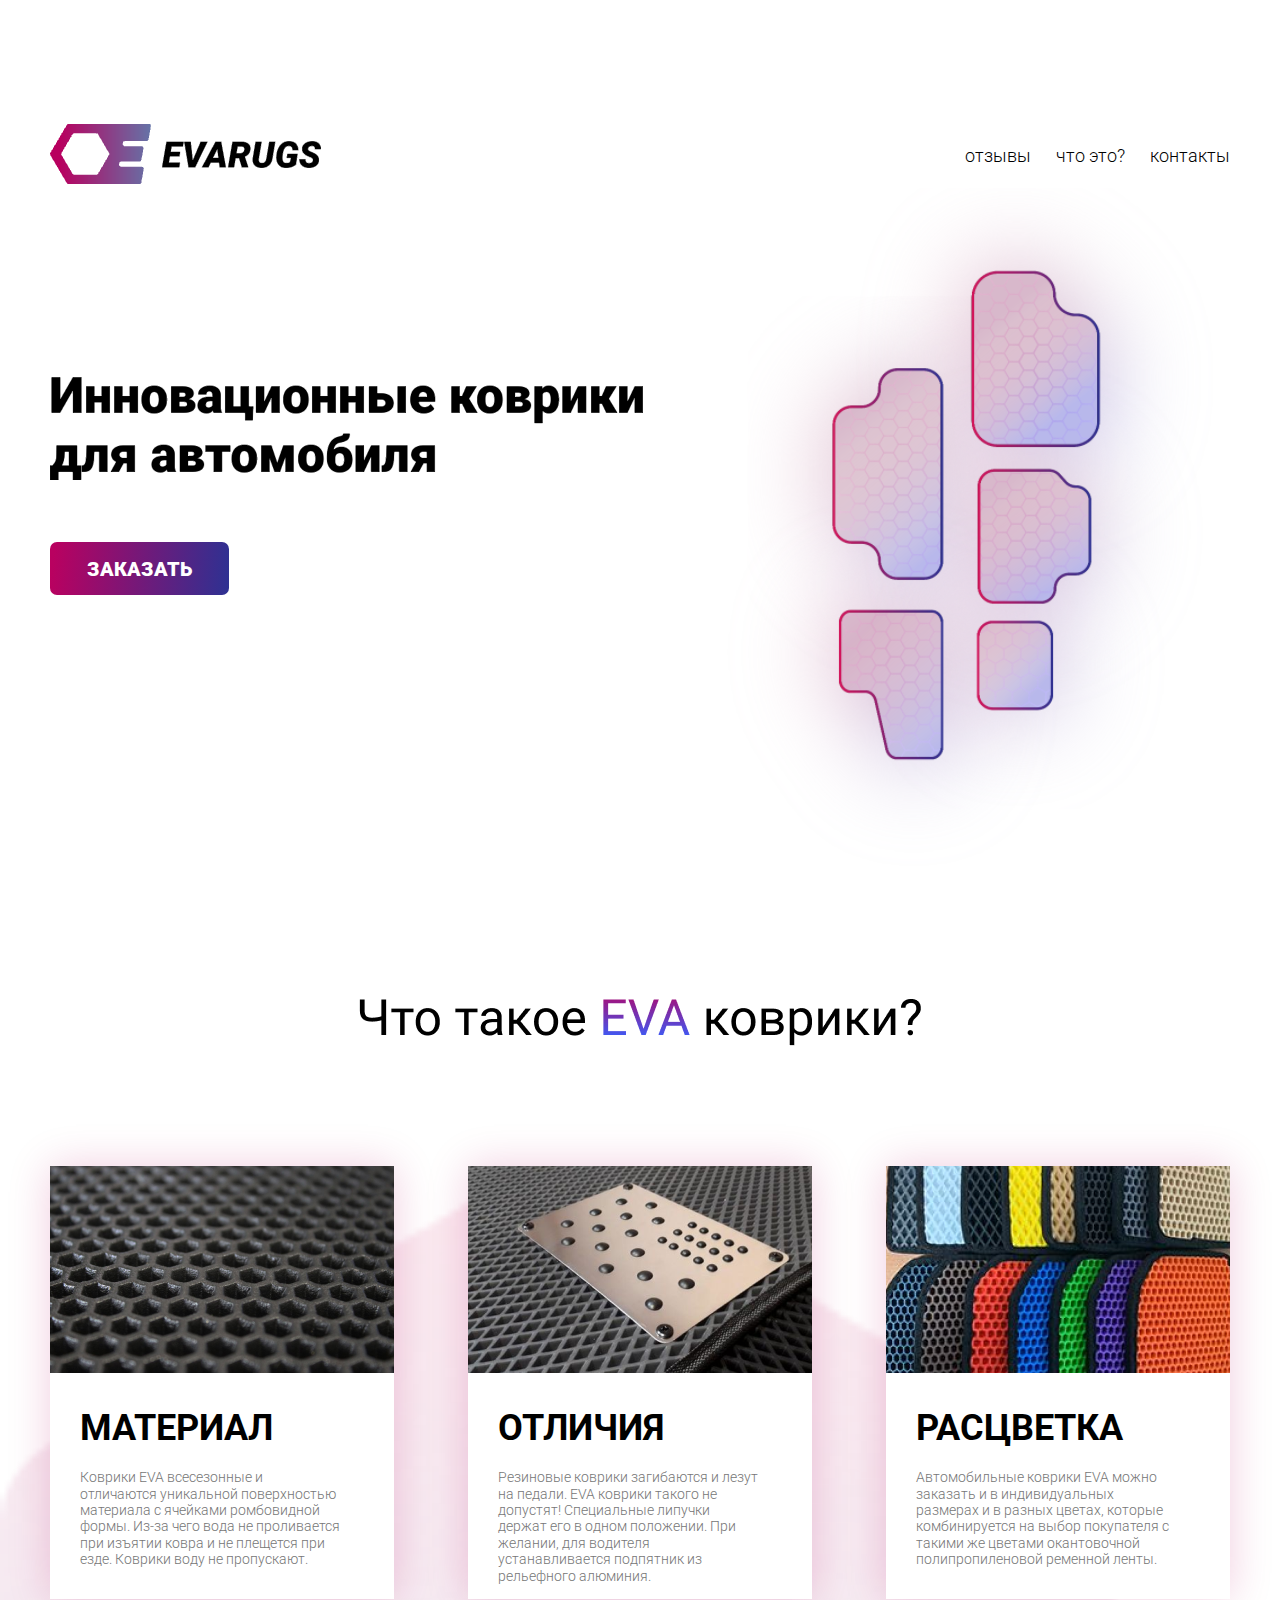
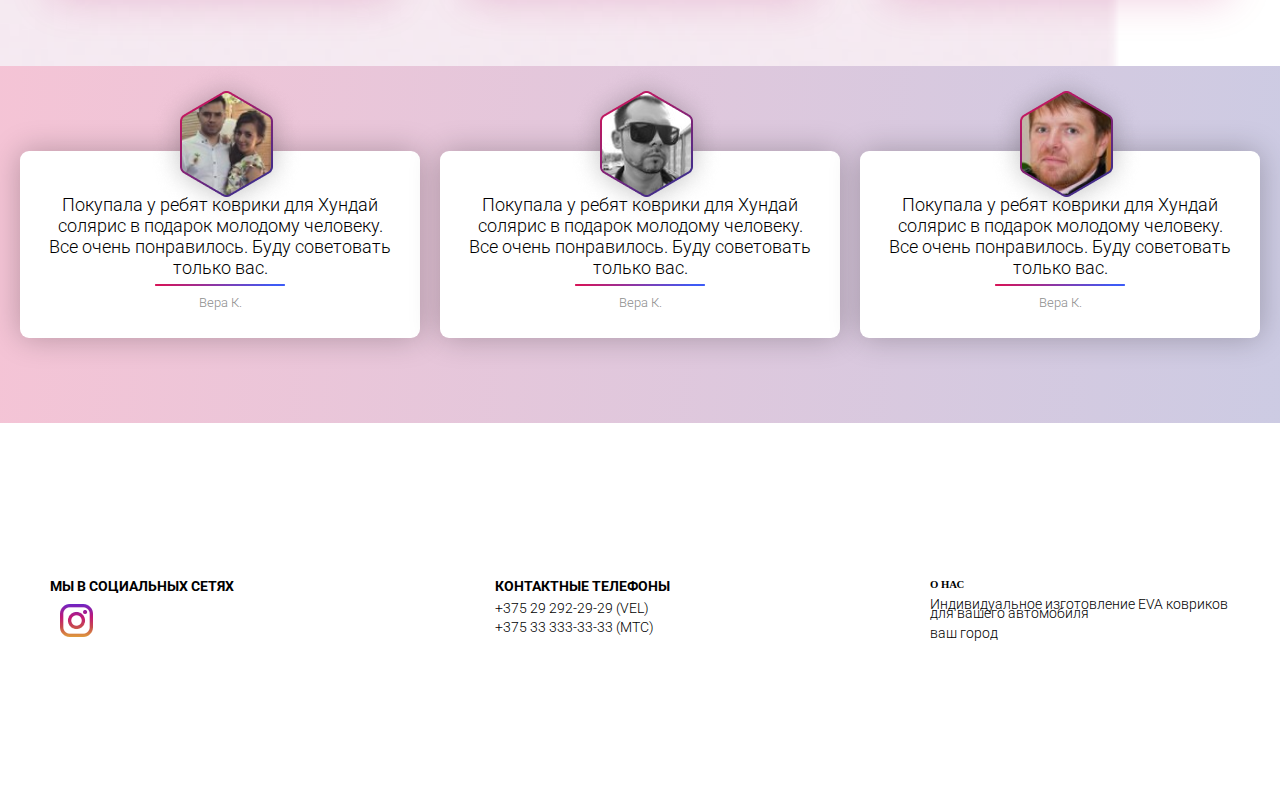
<file: index.html>
<!DOCTYPE html>
<html lang="en">

<head>
    <meta charset="UTF-8">
    <meta name="viewport" content="width=device-width, initial-scale=1.0">
    <title>Document</title>
    <link rel="preconnect" href="https://fonts.googleapis.com">
    <link rel="preconnect" href="https://fonts.gstatic.com" crossorigin>
    <link
        href="https://fonts.googleapis.com/css2?family=Roboto:ital,wght@0,100;0,300;0,400;0,500;0,700;0,900;1,100;1,300;1,400;1,500;1,700;1,900&display=swap"
        rel="stylesheet">
    <link rel="stylesheet" href="style.css">
</head>

<body class="body">
    <header class="header">
        <div class="container">
            <nav class="navbar">
                <div class="left_part">
                    <div class="left_img_1">
                        <img class="nav_img1" src="./img.png/logo.png" alt="">
                        <img class="nav_img" src="./img.png/logo (4).png" alt="">
                    </div>
                    <div class="left_img_2">
                        <img class="EVARUGS" src="./img.png/EVARUGS.png" alt="">
                    </div>
                </div>
                <div class="right_part">
                    <ul class="right_part_ul">
                        <li><a class="text" href="./index2.html">отзывы</a> </li>
                        <li><a class="text" href="">что это?</a></li>
                        <li><a class="text" href="">контакты</a> </li>
                    </ul>
                </div>
            </nav>
        </div>
    </header>
    <section class="secc">
        <div class="container">
            <div class="sec">
                <div class="section_left_part">
                    <img class="img_div" src="./img.png/Инновационные коврики для автомобиля.png" alt="">
                    <img class="img_div1" src="./img.png/Инновационные коврики для автомобиля (2).png" alt="">
                    <img class="sec_img2" src="./img.png/2.png" alt="">
                    <h2 class="h2">Инновационные коврики
                        для автомобиля</h2>
                    <div class="button">
                        <button class="btn">ЗАКАЗАТЬ</button>
                    </div>
                </div>
                <div class="section_right_part">
                    <img class="section_right_part1" src="./img.png/коврф 1 (1).png" alt="">
                    <img class="section_right_part2" src="./img.png/коврф 1 (2).png" alt="">
                    <img class="section_right_part3" src="./img.png/коврф 1 (3).png" alt="">
                </div>
            </div>
        </div>
        <section class="section">
            <img class="img1" src="./img.png/Что такое EVA коврики_ (2).png" alt="">
            <img class="img2" src="./img.png/Что такое EVA коврики_ (3).png" alt="">
            <img class="img3" src="./img.png/Что такое EVA коврики_ (4).png" alt="">
        </section>
    </section>

    <main>
        <div class="container">
            <ul class="hero_ul">
                <li class="hero_item">
                    <img class="class1" src="./img.png/1.png" alt="">
                    <img class="class2" src="./img.png/1.1.png" alt="">
                    <img class="class3" src="./img.png/1.2.png" alt="">
                    <div class="li_text">
                        <h2 class="h2_text">МАТЕРИАЛ</h2>
                        <p class="p_text">Коврики EVA всесезонные и отличаются уникальной поверхностью материала с
                            ячейками ромбовидной
                            формы. Из-за чего вода не проливается при изъятии ковра и не плещется при езде. Коврики воду
                            не пропускают.</p>
                    </div>
                </li>
                <li class="hero_item">
                    <img class="class1" src="./img.png/2.1.png" alt="">
                    <img class="class2" src="./img.png/2.2.png" alt="">
                    <img class="class3" src="./img.png/2.3.png" alt="">
                    <div class="li_text">
                        <h2 class="h2_text">ОТЛИЧИЯ</h2>
                        <p class="p_text">Резиновые коврики загибаются и лезут на педали. EVA коврики такого не
                            допустят! Специальные липучки держат его в одном положении. При желании, для водителя
                            устанавливается подпятник из рельефного алюминия.</p>
                    </div>
                </li>
                <li class="hero_item">
                    <img class="class1" src="./img.png/3.1.png" alt="">
                    <img class="class2" src="./img.png/3.2.png" alt="">
                    <img class="class3" src="./img.png/3.3.png" alt="">
                    <div class="li_text">
                        <h2 class="h2_text">РАСЦВЕТКА</h2>
                        <p class="p_text">Автомобильные коврики EVA можно заказать и в индивидуальных размерах и в
                            разных цветах, которые комбинируется на выбор покупателя с такими же цветами окантовочной
                            полипропиленовой ременной ленты.</p>
                    </div>
                </li>
            </ul>
        </div>
    </main>
    <section class="section1">
        <div class="containerr">
            <ul class="con_ul">
                <li class="con_li">
                    <div class="img_container">
                        <img class="img_" src="./img.png/Mask Group.png" alt="">
                    </div>
                    <h4 class="text">Покупала у ребят коврики для Хундай солярис в подарок молодому человеку. Все очень
                        понравилось.
                        Буду советовать только вас.</h4>
                    <img class="text_img" src="./img.png/Line 1.png" alt="">
                    <p class="text_p">Вера К.</p>

                </li>
                <li class="con_li">
                    <div class="img_container">
                        <img class="img_" src="./img.png/Mask Group (2).png" alt="">
                    </div>
                    <h4 class="text">Покупала у ребят коврики для Хундай солярис в подарок молодому человеку. Все очень
                        понравилось.
                        Буду советовать только вас.</h4>
                    <img class="text_img" src="./img.png/Line 1.png" alt="">
                    <p class="text_p">Вера К.</p>

                </li>
                <li class="con_li">
                    <div class="img_container">
                        <img class="img_" src="./img.png/Mask Group (3).png" alt="">
                    </div>
                    <h4 class="text">Покупала у ребят коврики для Хундай солярис в подарок молодому человеку. Все очень
                        понравилось.
                        Буду советовать только вас.</h4>
                    <img class="text_img" src="./img.png/Line 1.png" alt="">
                    <p class="text_p">Вера К.</p>

                </li>
            </ul>
        </div>
    </section>
    <footer class="footer">
        <div class="container">
            <div class="footer_container">
                <div class="fot_div1">
                    <h3 class="h3">МЫ В СОЦИАЛЬНЫХ СЕТЯХ</h3>
                    <img class="insta_logo" src="./img.png/512px-Instagram_new 1.png" alt="">
                </div>
                <div class="fot_div2">
                    <h5 class="h5">КОНТАКТНЫЕ ТЕЛЕФОНЫ</h5>
                    <p class="tel">+375 29 292-29-29 (VEL)</p>
                    <p class="tel">+375 33 333-33-33 (МТС)</p>
                </div>
                <div class="fot_div2">
                    <h6 class="h6">О НАС</h6>
                    <p class="tell">Индивидуальное изготовление
                         EVA ковриков для вашего автомобиля</p>
                    <p class="tel">ваш город</p>
                </div>
            </div>

        </div>
    </footer>

</body>

</html>
</file>
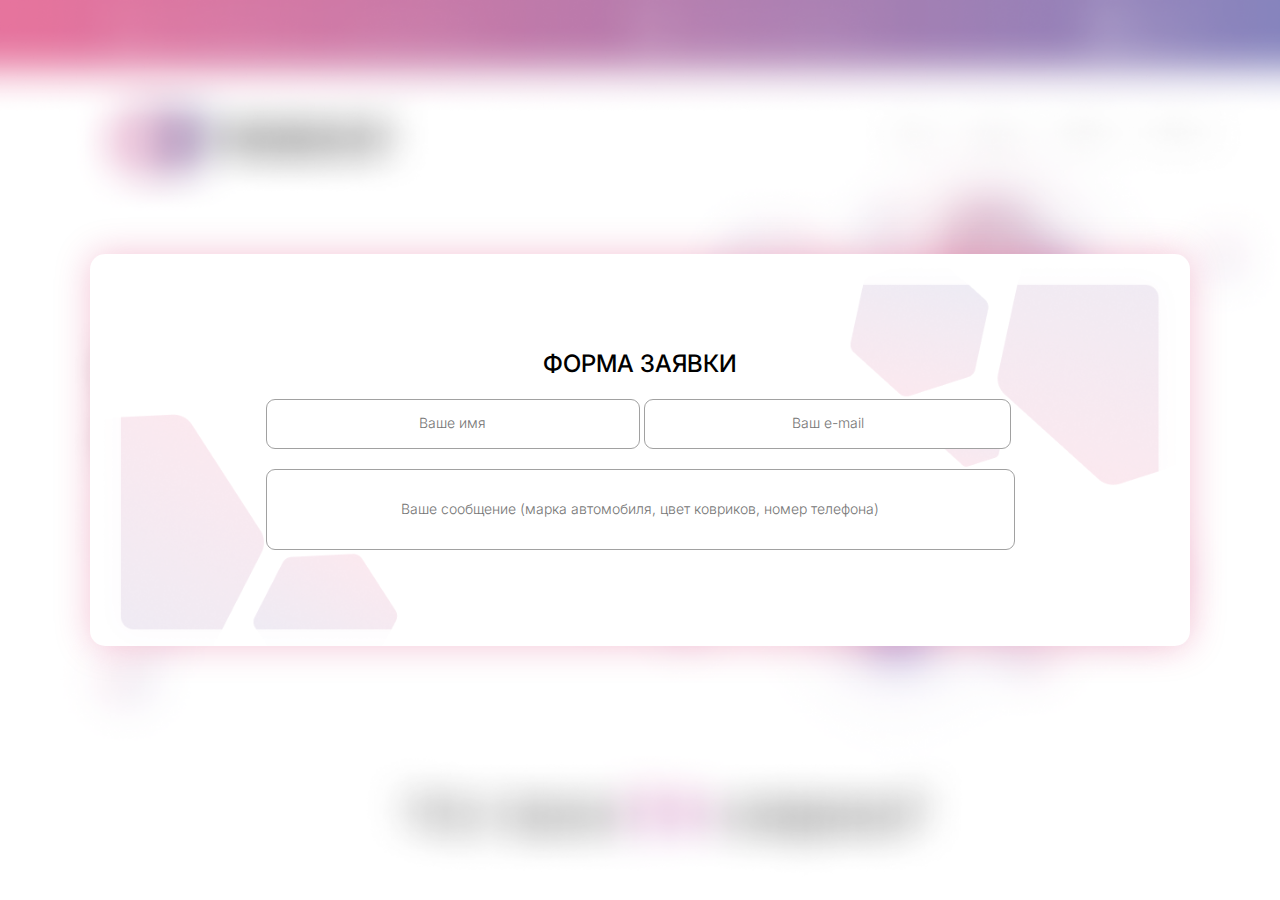
<file: index2.html>
<!DOCTYPE html>
<html lang="en">

<head>
    <meta charset="UTF-8">
    <meta name="viewport" content="width=device-width, initial-scale=1.0">
    <title>Document</title>
    <link rel="stylesheet" href="style.css">
    <link rel="preconnect" href="https://fonts.googleapis.com">
    <link rel="preconnect" href="https://fonts.gstatic.com" crossorigin>
    <link
        href="https://fonts.googleapis.com/css2?family=Inter:ital,opsz,wght@0,14..32,100..900;1,14..32,100..900&display=swap"
        rel="stylesheet">
</head>

<body class="body2">
    <div class="container2">

        <form class="form" action="">
            <h2 class="ЗАЯВКИ">ФОРМА ЗАЯВКИ</h2>
            <div class="form_div">
                    <input class="input1" type="text" placeholder="Ваше имя">
                    <input class="input2" type="email" placeholder="Ваш e-mail">

            </div>
            <div class="form_div2">
                <input class="input3" type="text"
                    placeholder="Ваше сообщение (марка автомобиля, цвет ковриков, номер телефона)">
            </div>
            
        </form>
        
    </div>

</body>

</html>
</file>
<file: style.css>
* {
    margin: 0;
    padding: 0;
    box-sizing: border-box;
    list-style: none;
    text-decoration: none;
}

.container {
    width: 100%;
    max-width: 1450px;
    margin: 0 auto;
    padding: 0 50px;
}

body {
    overflow-x: hidden;
}

.nav_img {
    display: none;
}

.navbar {
    display: flex;
    justify-content: space-between;
    align-items: center;
    padding-top: 124px;
}

.left_part {
    display: flex;
    align-items: center;
    gap: 11px;
}

.text {
    font-family: Roboto;
    font-size: 18px;
    font-weight: 300;
    color: rgba(115, 115, 115, 1);
}

.right_part_ul {
    display: flex;
    gap: 25px;
}



.btn {
    font-family: Roboto;
    font-size: 20px;
    font-weight: 900;
    background: linear-gradient(95.2deg, #B90160 2.23%, #2E3192 99.51%);
    color: white;
    border: none;
    width: 179px;
    height: 53px;
    border-radius: 7px;
    margin-top: 58px;
}

.sec_img2 {
    display: none;

}

.img_div {
    padding-top: 189px;

}

.sec {
    display: flex;
    justify-content: space-between;
}

.section_right_part2 {
    display: none;
}

.section_right_part3 {
    display: none;
}

.h2 {
    display: none;
}

.img_div1 {
    display: none;
}

.main {
    background-image: url('./img.png/для\ фона.png');
    background-repeat: no-repeat;
    background-position: calc();
    width: 50%;
    height: 50%;

}

.section {
    display: flex;
    justify-content: center;
    margin: 120px 0;

}

.img2 {
    display: none;
}

main {
    background-image: url('./img.png/для\ фона.png');
    background-size: cover;
    background-repeat: no-repeat;
    width: 100%;
    height: 500px;
}

.h2_text {
    font-family: Roboto;
    font-size: 36px;
    font-weight: 700;
    line-height: 42.19px;
    text-align: left;

}

.hero_ul {
    display: flex;
    justify-content: space-between;
    flex-wrap: wrap;
}

.p_text {
    font-family: Roboto;
    font-size: 14px;
    font-weight: 300;
    line-height: 16.41px;
    text-align: left;
    color: rgba(118, 118, 118, 1);
    width: 260px;
    height: 120px;
    padding-top: 20px;
}

.hero_item {
    background-color: rgba(255, 255, 255, 1);
    box-shadow: 0px 0px 40px 0px #B8005F33;
}



.li_text {
    padding: 30px 30px;
}

.img3 {
    display: none;
}

.class2 {
    display: none;
}

.class3 {
    display: none;
}



.con_ul {
    display: flex;
    align-items: center;
    gap: 20px;
}

.text_img {
    width: 130px;
    margin-top: 30px;
}

.text_p {
    font-family: Roboto;
    font-size: 13px;
    font-weight: 300;
    line-height: 15.23px;
    text-align: center;
    color: #8E8E8E;
    margin-top: 9px;
}

.text {
    font-family: Roboto;
    font-size: 18px;
    font-weight: 300;
    line-height: 21.09px;
    text-align: center;
    color: #000000;
    width: 350px;
    height: 60px;
    margin-top: 15px;
}

.img_ {
    position: absolute;
    top: -90px;
    left: 130px;
}

.containerr {
    background: linear-gradient(94.31deg, rgba(212, 20, 90, 0.25) 0.96%, rgba(46, 49, 146, 0.25) 104.83%);
    height: 357px;
    width: 100%;
    display: flex;
    justify-content: center;
    align-items: center;
}

.con_li {
    position: relative;
    display: flex;
    flex-direction: column;
    justify-content: center;
    align-items: center;
    width: 400px;
    height: 187px;
    background-color: #FFFFFF;
    box-shadow: 0px 0px 30px 0px #00000040;
    border-radius: 9PX;
}

.container2 {
    background-color: white;
    background-image: url('./Mask\ Group\ \(7\).png');
    background-repeat: no-repeat;
    background-size: cover;
    border-radius: 15px;
    width: 1100px;
    height: 392.18px;
    box-shadow: 0px 0px 35px 0px rgba(212, 20, 90, 0.25);

}

.body2 {
    background-image: url('./Rectangle\ 18@2x\ \(4\).png');
    width: 100%;
    height: 100vh;
    display: flex;
    justify-content: center;
    align-items: center;
    background-size: cover;
    background-repeat: no-repeat;
}

.footer {
    height: 382px;
    display: flex;
    align-items: center;
}

.h3 {
    font-family: Roboto;
    font-size: 14px;
    font-weight: 700;
}

.tel {
    font-family: Roboto;
    font-size: 14px;
    font-weight: 300;
    line-height: 9.5px;
    text-align: left;
    padding-top: 10px;
}

.tell {
    font-family: Roboto;
    font-size: 14px;
    font-weight: 300;
    line-height: 9.5px;
    text-align: left;
    padding-top: 10px;
    width: 300px;
    row-gap: 2px;
}

.h5 {

    font-family: Roboto;
    font-size: 14px;
    font-weight: 700;
}

.insta_logo {
    padding: 10px;
}

.footer_container {
    display: flex;
    justify-content: space-between;
}

.form {
    display: flex;
    flex-direction: column;
    width: 749px;
    row-gap: 20px;
}

.ЗАЯВКИ {
    display: flex;
    justify-content: center;
    font-family: Inter;
    font-size: 24px;
    font-weight: 500;
    line-height: 28.13px;
    text-align: center;

}

.container2 {
    display: flex;
    justify-content: center;
    align-items: center;
}

.input1 {
    outline: none;
    width: 50%;
    height: 50px;
    border-radius: 9px;
    border: solid 1px rgba(161, 161, 161, 1);
}

.input2 {
    outline: none;
    width: 50%;
    height: 50px;
    border-radius: 9px;
    border: solid 1px rgba(161, 161, 161, 1);
}

.input3 {
    outline: none;
    height: 81px;
    border-radius: 9px;
    border: solid 1px rgba(161, 161, 161, 1);
}

input::placeholder {
    text-align: center;
    font-family: Inter;
    font-size: 14px;
    font-weight: 300;
    line-height: 16.41px;

}

.input2 {
    width: 49%;
}

.input3 {
    width: 100%;
}

.button {
    width: 169px;
    height: 33px;
    background-color: linear-gradient(96.12deg, #D4145A -21.03%, #3D5BF5 103.56%);
    border-radius: 9pz;
}

@media(max-width:1100px) {
    .form {
        width: 432px;
    }

    .form_div {
        flex-direction: column;
        gap: 20px;
    }

    .input1 {
        width: 100%;
    }

    .input2 {
        width: 100%;
        margin-top: 20px;
    }

    .container2 {

        background-image: url('./Mask\ Group\ \(8\).png');
        width: 635px;
        height: 420px;

    }

    .body2 {
        width: 100%;
        max-width: 1100px;
        background-image: url('./Rectangle\ 18@2x\ \(4\).png');
    }
}

@media(max-width:650px) {
    .container2 {
        background-image: none;
        width: 267px;
        height: 298px;

    }
    .form_div{
        display: flex;
        justify-content: center;
    }
    .form{
        display: flex;
        justify-content: center;
        align-items: center;
    }
    input::placeholder {
        text-align: center;
        font-family: Inter;
        font-size: 10px;
        font-weight: 300;
        line-height: 16.41px;
    
    }
    .input1{
        height: 20px;
        width: 100%;
    }
    .input2{
        height: 20px;
        width: 100%;
    }
    .input3{
        height: 95px;
        width: 100%;
    }
    .ЗАЯВКИ {
        display: flex;
        justify-content: center;
        font-family: Inter;
        font-size: 15px;
        font-weight: 500;
        line-height: 28.13px;
        text-align: center;
    
    }
    

    .body2 {
        width: 100%;
        max-width: 650px;
        background-image: url('./Rectangle\ 18@2x\ \(4\).png');
    }

}



@media (max-width:1256px) {
    .containerr {
        background: linear-gradient(94.31deg, rgba(212, 20, 90, 0.25) 0.96%, rgba(46, 49, 146, 0.25) 104.83%);
        height: 948px;
        width: 100%;
    }

    .con_ul {
        row-gap: 109px;
        flex-direction: column-reverse;
    }

    .tell {
        width: 200px;
    }

    .hero_ul {
        row-gap: 61px;
    }

    .text {
        width: 445px;
        font-size: 18px;
    }

    main {
        height: 1200px;
        background-image: none;

    }

    .con_li {
        width: 536px;
        height: 187px;
    }

    .img_ {
        left: 190px;
    }

    .class2 {
        display: block;
    }

    .class3 {
        display: none;
    }

    .class1 {
        display: none;
    }

    .hero_ul {
        display: flex;
        justify-content: center;
    }

    .container {
        max-width: 1256px;
        width: 100%;
    }

    .p_text {
        font-family: Roboto;
        font-size: 14px;
        font-weight: 300;
        line-height: 16.41px;
        text-align: left;
        color: rgba(118, 118, 118, 1);
        width: 499px;
        height: 83px;
        padding-top: 20px;
    }

    .h2 {
        margin-top: 189px;
        display: block;
        font-family: Roboto;
        font-size: 50px;
        font-weight: 900;
    }

    .section_right_part1 {
        width: 390px;
    }

    .img_div {
        display: none;
    }

    .img_div1 {
        display: none;
    }

}

@media(max-width:768px) {
    .footer {
        display: flex;
        justify-content: center;
    }

    .containerrr {
        display: flex;
        justify-content: center;
        margin: 0 auto;
        padding: 0 50px;

    }

    .tel {
        text-align: center;
    }

    .tell {
        text-align: center;
    }

    .footer_container {
        flex-direction: column;
        display: flex;
        justify-content: center;
        row-gap: 20px;
        text-align: center;
    }

    .img_ {
        left: 130px;
    }

    .text_p {

        width: 150px;
        height: 100px;
        font-size: 12px;
        padding-bottom: 30px;
        padding-top: 30px;
    }

    .text {
        padding-top: 50px;
        font-size: 14px;
        width: 250px;
        height: 100px;
        padding-bottom: px;
    }

    .text_img {
        padding-top: 10px;
    }

    .con_li {
        width: 400px;
        height: 200px;
    }

    .class2 {
        width: 400px;
        height: 150px;
    }

    .p_text {
        font-family: Roboto;
        font-size: 14px;
        font-weight: 300;
        line-height: 16.41px;
        text-align: left;
        color: rgba(118, 118, 118, 1);
        width: 300px;
        height: 100px;
        padding-top: 20px;
    }

    .main {
        background-image: url('./img.png/для\ фона.png');
        background-size: cover;
        background-repeat: no-repeat;
        width: 50%;
        height: 290px;
    }

    .img1 {
        display: none;
    }

    .img2 {
        display: block;
    }

    .img3 {
        display: none;
    }

    .container {
        max-width: 768px;
        width: 100%;
    }

    .right_part_ul {
        display: none;
    }

    .h2 {
        display: none;
    }

    .img_div {
        display: none;
    }

    .section_right_part1 {
        display: none;
    }

    .sec_img2 {
        display: block;
        width: 100%;
        height: auto;
        padding-top: 61px;
    }

    .btn {
        font-size: 15px;
        width: 141px;
        height: 42px;
    }

    .section_right_part2 {
        display: block;
        margin-top: -65px;
        width: 100%;
    }

    .section_right_part3 {
        display: none;
    }

    .img_div1 {
        display: none;
    }

    .tell {
        display: none;
    }


}

@media (max-width:490px) {
    .footer_container {
        display: flex;
        justify-content: center;
    }

    .containerr {
        margin-top: 400px;

    }

    .p_text {
        font-family: Roboto;
        font-size: 14px;
        font-weight: 300;
        line-height: 16.41px;
        text-align: left;
        color: rgba(118, 118, 118, 1);
        width: 254px;
        height: 150px;
        padding-top: 20px;
    }

    .class1 {
        display: none;
    }

    .class2 {
        display: none;
    }

    .class3 {
        display: block;
        width: 350px;
    }

    .container {
        max-width: 490px;
        width: 100%;
    }

    .navbar {
        display: flex;
        justify-content: center;
    }

    .nav_img {
        display: block;
        width: 100%;
    }

    .btn {
        font-size: 10px;
        width: 93px;
        height: 28px;
    }

    .nav_img1 {
        display: none;
    }

    .left_img_2 {
        display: none;
    }

    .section_right_part2 {
        display: none;
    }

    .sec {
        display: flex;
        justify-content: center;
    }

    .button {
        display: flex;
        justify-content: center;
    }

    .section_right_part {
        display: none;

    }

    .img1 {
        display: none;
    }

    .img2 {
        display: none;
    }

    .img3 {
        display: block;

    }

    .secc {
        background-image: url('./img.png/подложка\ 1.png');
        background-size: cover;
        background-repeat: no-repeat;
        width: 100%;
        height: 350px;
    }

    .sec_img2 {
        display: none;
    }

    .img_div1 {
        display: block;
        margin-top: 38px;
    }

    .section_left_part {
        justify-content: center;
    }

    .main {
        background-image: none;
    }

}
</file>
